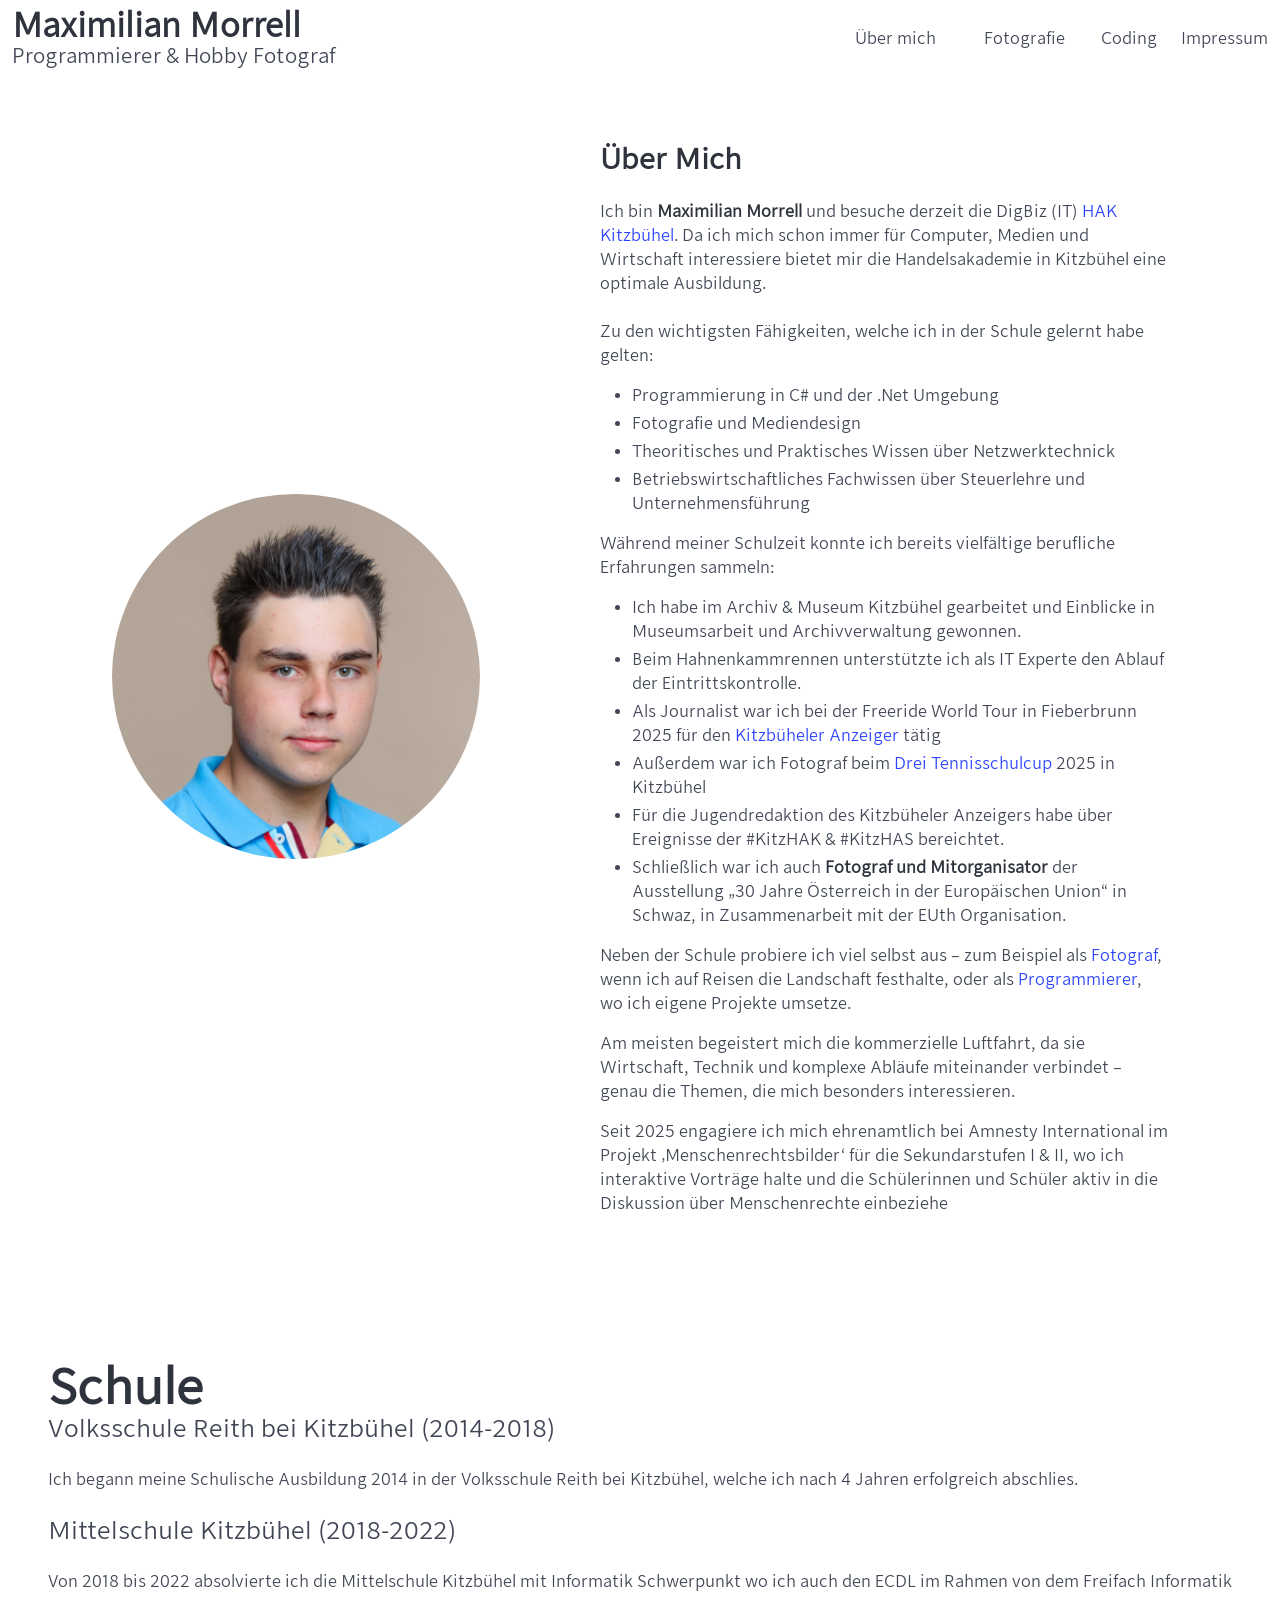
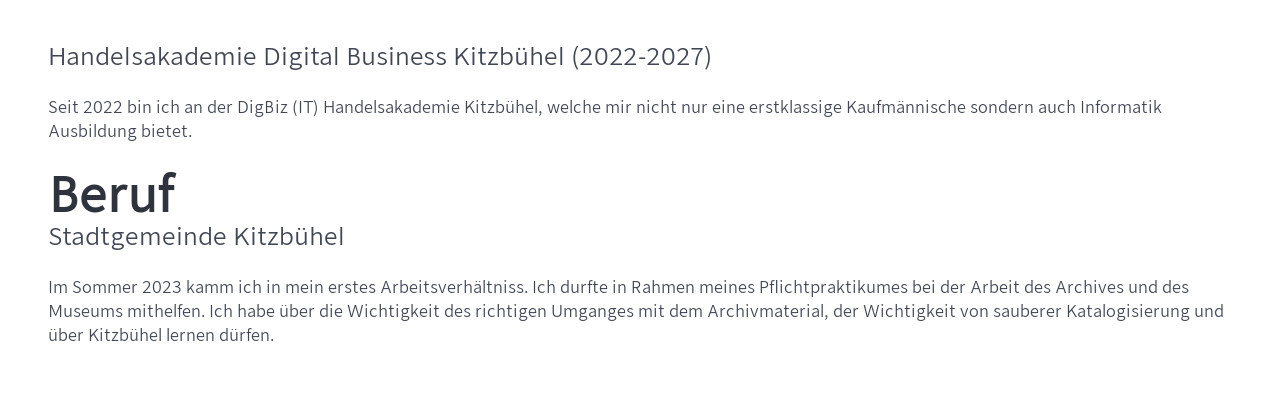
<file: index.html>
<!DOCTYPE html>
<html>

<head>
    <meta charset="utf-8">
    <meta name="viewport" content="width=device-width, initial-scale=1">
    <title>Maximilian Morrell: Über Mich</title>
    <link rel="stylesheet" href="CSS/bulma.min.css">
    <link rel="stylesheet" href="CSS/styles.css">
    <link rel="icon" type="image/png" href="favicon-32x32.png">
    <script src="menubar.js"></script>
</head>

<body>
    <header>
        <nav class="navbar is-fixed-top" role="navigation" aria-label="main navigation">
            <div class="navbar-brand">
                <a class="navbar-item" href="http://max.morrell.at">
                    <div class="block">
                        <h1 class="title">Maximilian Morrell</h1>
                        <h2 class="subtitle">Programmierer & Hobby Fotograf</h2>
                    </div>
                </a>


            </div>
            <a role="button" class="navbar-burger" aria-label="menu" aria-expanded="false"
                data-target="navbarBasicExample">
                <span aria-hidden="true"></span>
                <span aria-hidden="true"></span>
                <span aria-hidden="true"></span>
                <span aria-hidden="true"></span>
            </a>
            </div>
            <div id="navbarBasicExample" class="navbar-menu">
                <div class="navbar-end">
                    <div class="navbar-item has dropdown is-hoverable">
                        <a class="navbar-link is-arrowless" href="/">
                            Über mich
                        </a>
                        <div class="navbar-dropdown">
                            <a class="navbar-item" href="#Schule">
                                Schule
                            </a>
                            <a class="navbar-item">
                                Australien
                            </a>
                            <a class="navbar-item">
                                Kitzbühel
                            </a>
                            <a class="navbar-item">
                                Freeride World Tour
                            </a>
                        </div>
                    </div>


                    <div class="navbar-item has dropdown is-hoverable">
                        <a class="navbar-link is-arrowless" href="impressum/index.html">
                            Fotografie
                        </a>
                        <div class="navbar-dropdown">
                            <a class="navbar-item">
                                Flugzeuge
                            </a>
                            <a class="navbar-item">
                                Australien
                            </a>
                            <a class="navbar-item">
                                Kitzbühel
                            </a>
                            <a class="navbar-item">
                                Freeride World Tour
                            </a>
                        </div>
                    </div>
                    <a class="navbar-item">
                        Coding
                    </a>
                    <a class="navbar-item" href="impressum/">
                        Impressum
                    </a>
                </div>
        </nav>
    </header>
    <br>
    <br>
    <section class="section">
        <div class="container">
            <div class="columns is-vcentered">
                <!-- Profilbild -->
                <div class="column is-one-third has-text-centered m-6">
                    <figure class="image is-inline-block">
                        <img class="is-rounded" src="2IT_Morell_Maximilian.jpg" alt="Profilbild">
                    </figure>
                </div>
                <!-- Text -->
                <div class="column m-6">
                    <div class="content">
                        <h2 class="subtitle">Über Mich</h2>
                        <p>
                            Ich bin <strong>Maximilian Morrell</strong> und besuche derzeit die DigBiz (IT) <a
                                href="https://www.hak-kitz.eu">HAK Kitzbühel</a>. Da ich mich schon immer für Computer,
                            Medien und Wirtschaft interessiere bietet mir die Handelsakademie in Kitzbühel eine optimale
                            Ausbildung.
                            <br>
                            <br>
                            Zu den wichtigsten Fähigkeiten, welche ich in der Schule gelernt habe gelten:
                        <ul>
                            <li>
                                Programmierung in C# und der .Net Umgebung
                            </li>
                            <li>
                                Fotografie und Mediendesign
                            </li>
                            <li>
                                Theoritisches und Praktisches Wissen über Netzwerktechnick
                            </li>
                            <li>
                                Betriebswirtschaftliches Fachwissen über Steuerlehre und Unternehmensführung
                            </li>
                        </ul>
                        </p>
                        <p>
                            Während meiner Schulzeit konnte ich bereits vielfältige berufliche Erfahrungen sammeln:
                        <ul>
                            <li>
                                Ich habe im Archiv &amp; Museum Kitzbühel gearbeitet und Einblicke in
                                Museumsarbeit und Archivverwaltung gewonnen.
                            </li>
                            <li>
                                Beim Hahnenkammrennen unterstützte ich als IT Experte den Ablauf der
                                Eintrittskontrolle.
                            </li>
                            <li>
                                Als Journalist war ich bei der Freeride World Tour in Fieberbrunn 2025 für den <a
                                    href="https://www.kitzanzeiger.at/de/nadine-wallner-ich-bin-super-zufrieden.html">
                                    Kitzbüheler Anzeiger</a> tätig
                            </li>
                            <li>
                                Außerdem war ich Fotograf beim <a href="https://www.tennisschulcup.at/bilder/">Drei
                                    Tennisschulcup</a> 2025 in Kitzbühel
                            </li>
                            <li>
                                Für die Jugendredaktion des Kitzbüheler Anzeigers habe über Ereignisse der #KitzHAK &
                                #KitzHAS bereichtet.
                            </li>
                            <li>
                                Schließlich war ich auch <strong>Fotograf und Mitorganisator</strong> der Ausstellung
                                „30
                                Jahre Österreich in der Europäischen Union“ in Schwaz, in Zusammenarbeit mit der EUth
                                Organisation.
                            </li>
                        </ul>
                        </p>
                        <p>
                            Neben der Schule probiere ich viel selbst aus – zum Beispiel als <a href="">Fotograf</a>,
                            wenn ich auf Reisen die Landschaft festhalte, oder als <a href="">Programmierer</a>, wo ich
                            eigene Projekte umsetze.
                        </p>
                        <p>
                            Am meisten begeistert mich die kommerzielle Luftfahrt, da sie Wirtschaft, Technik und
                            komplexe Abläufe miteinander verbindet – genau die Themen, die mich besonders interessieren.
                        </p>
                        <p>
                            Seit 2025 engagiere ich mich ehrenamtlich bei Amnesty International im Projekt
                            ‚Menschenrechtsbilder‘ für die Sekundarstufen I & II, wo ich interaktive Vorträge halte und
                            die Schülerinnen und Schüler aktiv in die Diskussion über Menschenrechte einbeziehe
                        </p>
                    </div>
                </div>
            </div>
    </section>
    <section class="hero">
        <div class="hero-body">
            <h1 id="Schule" class="title is-size-1">Schule</h1>
            <p class="subtitle is-size-4">Volksschule Reith bei Kitzbühel (2014-2018)</p>
            <p class="">Ich begann meine Schulische Ausbildung 2014 in der Volksschule Reith bei Kitzbühel,
                welche ich nach 4 Jahren erfolgreich abschlies.</p>
            <br>
            <p class="subtitle is-size-4">Mittelschule Kitzbühel (2018-2022)</p>
            <p class="content">Von 2018 bis 2022 absolvierte ich die Mittelschule Kitzbühel mit Informatik Schwerpunkt wo ich auch den ECDL im Rahmen von dem Freifach Informatik</p>
            <br>
            <p class="subtitle is-size-4">Handelsakademie Digital Business Kitzbühel (2022-2027)</p>
            <p class="content">Seit 2022 bin ich an der DigBiz (IT) Handelsakademie Kitzbühel, welche mir nicht nur eine erstklassige Kaufmännische sondern auch Informatik Ausbildung bietet.</p>
            <h1 id="Beruf" class="title is-size-1">Beruf</h1>
            <p class="subtitle is-size-4">Stadtgemeinde Kitzbühel</p>
            <p class="content">Im Sommer 2023 kamm ich in mein erstes Arbeitsverhältniss. Ich durfte in Rahmen meines Pflichtpraktikumes bei der Arbeit des Archives und des Museums mithelfen. Ich habe über die Wichtigkeit des richtigen Umganges mit dem Archivmaterial, der Wichtigkeit von sauberer Katalogisierung und über Kitzbühel lernen dürfen.</p>
        </div>
    </section>
</body>

</html>
</file>
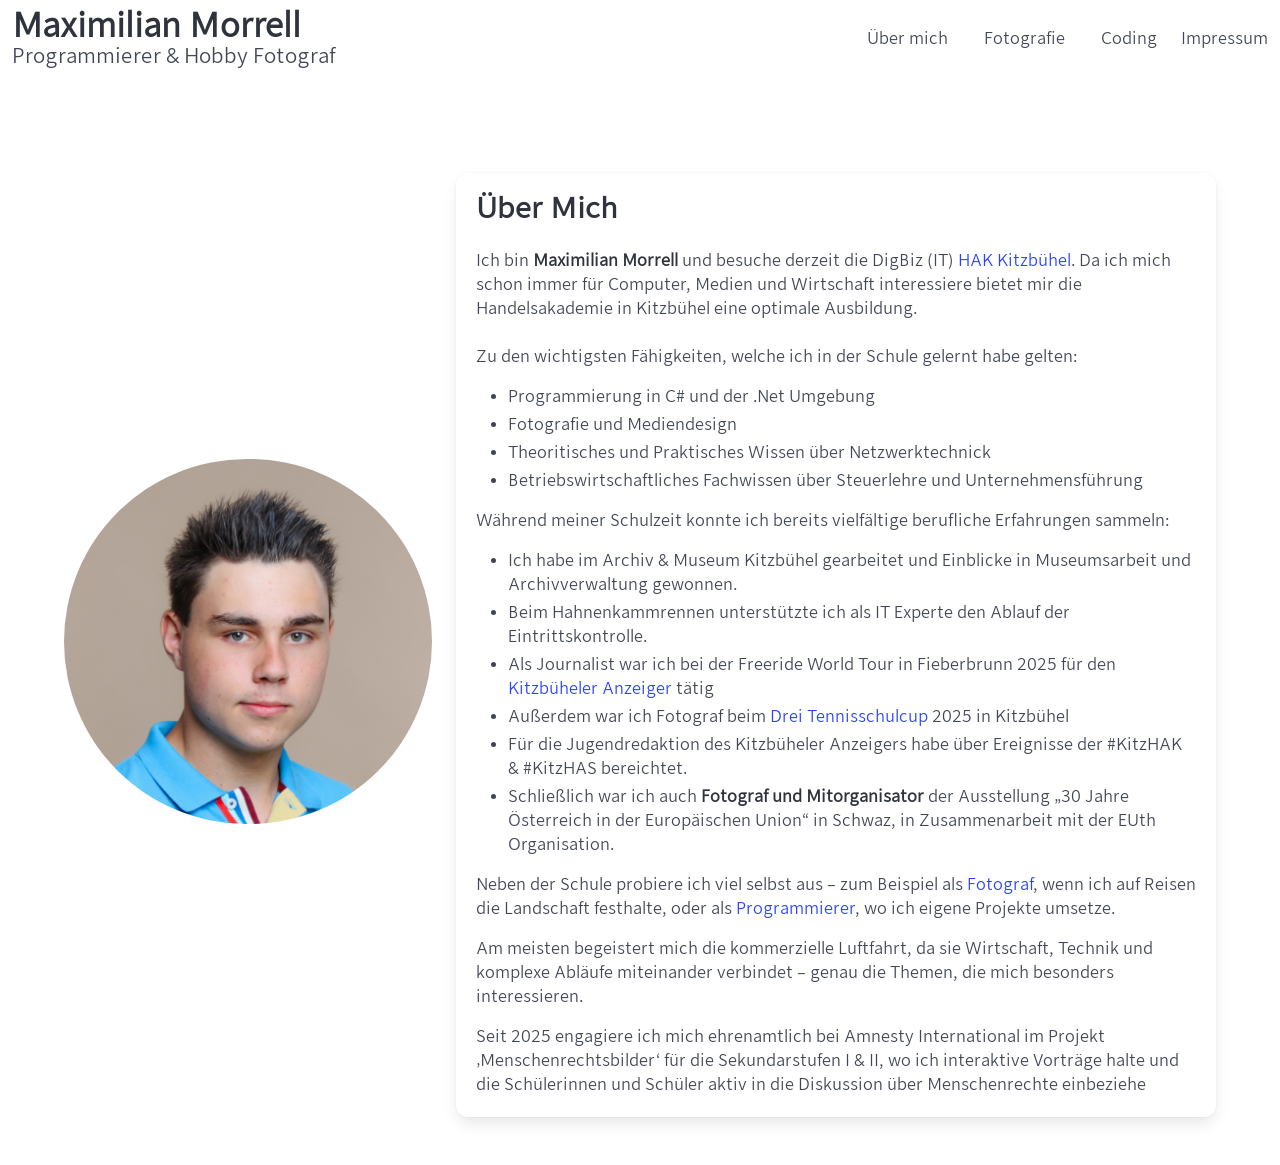
<file: html/index.html>
<!DOCTYPE html>
<html>

<head>
    <meta charset="utf-8">
    <meta name="viewport" content="width=device-width, initial-scale=1">
    <title>Maximilian Morrell: Über Mich</title>
    <link rel="stylesheet" href="../CSS/bulma.min.css">
    <link rel="stylesheet" href="../CSS/styles.css">
    <link rel="icon" type="image/png" href="../favicon-32x32.png">
</head>

<body>
    <header>
        <nav class="navbar" role="navigation" aria-label="main navigation">
            <div class="navbar-brand">
                <a class="navbar-item" href="http://max.morrell.at">
                    <div class="block">
                        <h1 class="title">Maximilian Morrell</h1>
                        <h2 class="subtitle">Programmierer & Hobby Fotograf</h2>
                    </div>
                </a>


            </div>

            <div id="navbarBasicExample" class="navbar-menu">
                <div class="navbar-end">
                    <a class="navbar-item" href="index.html">
                        Über mich
                    </a>

                    <div class="navbar-item has dropdown is-hoverable">
                        <a class="navbar-link is-arrowless" href="impressum/index.html">
                            Fotografie
                        </a>
                        <div class="navbar-dropdown">
                            <a class="navbar-item">
                                Flugzeuge
                            </a>
                            <a class="navbar-item">
                                Australien
                            </a>
                            <a class="navbar-item">
                                Kitzbühel
                            </a>
                            <a class="navbar-item">
                                Freeride World Tour
                            </a>
                        </div>
                    </div>
                    <a class="navbar-item">
                        Coding
                    </a>
                    <a class="navbar-item" href="impressum/index.html">
                        Impressum
                    </a>
                </div>
        </nav>
    </header>
    <br>
    <br>
    <section class="section">
        <div class="container">
            <div class="columns is-vcentered">
                <!-- Profilbild -->
                <div class="column is-one-third has-text-centered">
                    <figure class="image  is-inline-block">
                        <img class="is-rounded" src="../2IT_Morell_Maximilian.jpg" alt="Profilbild">
                    </figure>
                </div>
                <!-- Text -->
                <div class="column">
                    <div class="content box">
                        <h2 class="subtitle">Über Mich</h2>
                        <p>
                            Ich bin <strong>Maximilian Morrell</strong> und besuche derzeit die DigBiz (IT) <a
                                href="https://www.hak-kitz.eu">HAK Kitzbühel</a>. Da ich mich schon immer für Computer,
                            Medien und Wirtschaft interessiere bietet mir die Handelsakademie in Kitzbühel eine optimale
                            Ausbildung.
                            <br>
                            <br>
                            Zu den wichtigsten Fähigkeiten, welche ich in der Schule gelernt habe gelten:
                        <ul>
                            <li>
                                Programmierung in C# und der .Net Umgebung
                            </li>
                            <li>
                                Fotografie und Mediendesign
                            </li>
                            <li>
                                Theoritisches und Praktisches Wissen über Netzwerktechnick
                            </li>
                            <li>
                                Betriebswirtschaftliches Fachwissen über Steuerlehre und Unternehmensführung
                            </li>
                        </ul>
                        </p>
                        <p>
                            Während meiner Schulzeit konnte ich bereits vielfältige berufliche Erfahrungen sammeln:
                        <ul>
                            <li>
                                Ich habe im Archiv &amp; Museum Kitzbühel gearbeitet und Einblicke in
                                Museumsarbeit und Archivverwaltung gewonnen.
                            </li>
                            <li>
                                Beim Hahnenkammrennen unterstützte ich als IT Experte den Ablauf der
                                Eintrittskontrolle.
                            </li>
                            <li>
                                Als Journalist war ich bei der Freeride World Tour in Fieberbrunn 2025 für den <a
                                    href="https://www.kitzanzeiger.at/de/nadine-wallner-ich-bin-super-zufrieden.html">
                                    Kitzbüheler Anzeiger</a> tätig
                            </li>
                            <li>
                                Außerdem war ich Fotograf beim <a href="https://www.tennisschulcup.at/bilder/">Drei
                                    Tennisschulcup</a> 2025 in Kitzbühel
                            </li>
                            <li>
                                Für die Jugendredaktion des Kitzbüheler Anzeigers habe über Ereignisse der #KitzHAK &
                                #KitzHAS bereichtet.
                            </li>
                            <li>
                                Schließlich war ich auch <strong>Fotograf und Mitorganisator</strong> der Ausstellung
                                „30
                                Jahre Österreich in der Europäischen Union“ in Schwaz, in Zusammenarbeit mit der EUth
                                Organisation.
                            </li>
                        </ul>
                        </p>
                        <p>
                            Neben der Schule probiere ich viel selbst aus – zum Beispiel als <a href="">Fotograf</a>,
                            wenn ich auf Reisen die Landschaft festhalte, oder als <a href="">Programmierer</a>, wo ich
                            eigene Projekte umsetze.
                        </p>
                        <p>
                            Am meisten begeistert mich die kommerzielle Luftfahrt, da sie Wirtschaft, Technik und
                            komplexe Abläufe miteinander verbindet – genau die Themen, die mich besonders interessieren.
                        </p>
                        <p>
                            Seit 2025 engagiere ich mich ehrenamtlich bei Amnesty International im Projekt
                            ‚Menschenrechtsbilder‘ für die Sekundarstufen I & II, wo ich interaktive Vorträge halte und
                            die Schülerinnen und Schüler aktiv in die Diskussion über Menschenrechte einbeziehe
                        </p>
                    </div>
                </div>
            </div>
        </div>
    </section>
</body>

</html>
</file>
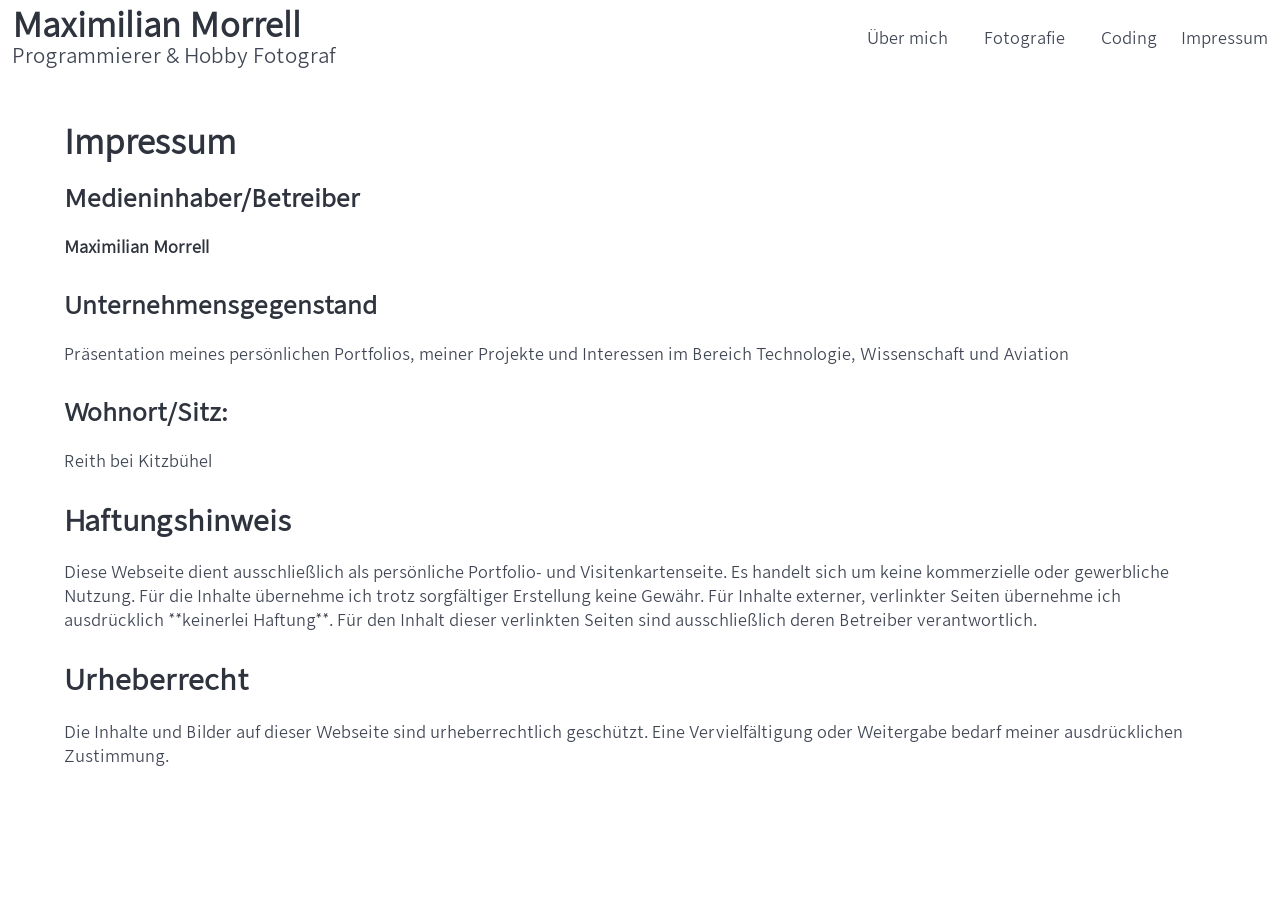
<file: impressum/index.html>
<!DOCTYPE html>
<html lang="de">

<head>
  <meta charset="utf-8">
  <meta name="viewport" content="width=device-width, initial-scale=1">
  <title>Hello Bulma!</title>
  <link rel="stylesheet" href="../CSS/bulma.min.css">
  <link rel="stylesheet" href="../CSS/styles.css">
  <link rel="icon" type="image/png" href="../favicon-32x32.png">
  <script src="../menubar.js"></script>
</head>

<body>
  <header>
    <nav class="navbar" role="navigation" aria-label="main navigation">
      <div class="navbar-brand">
        <a class="navbar-item" href="http://max.morrell.at">
          <div class="block">
            <h1 class="title">Maximilian Morrell</h1>
            <h2 class="subtitle">Programmierer & Hobby Fotograf</h2>
          </div>
        </a>


      </div>

      <a role="button" class="navbar-burger" aria-label="menu" aria-expanded="false" data-target="navbarBasicExample">
        <span aria-hidden="true"></span>
        <span aria-hidden="true"></span>
        <span aria-hidden="true"></span>
        <span aria-hidden="true"></span>
      </a>
      
      </div>
      <div id="navbarBasicExample" class="navbar-menu">
        <div class="navbar-end">
          <a class="navbar-item" href="../">
            Über mich
          </a>

          <div class="navbar-item has dropdown is-hoverable">
            <a class="navbar-link is-arrowless" href="impressum/index.html">
              Fotografie
            </a>
            <div class="navbar-dropdown">
              <a class="navbar-item">
                Flugzeuge
              </a>
              <a class="navbar-item">
                Australien
              </a>
              <a class="navbar-item">
                Kitzbühel
              </a>
              <a class="navbar-item">
                Freeride World Tour
              </a>
            </div>
          </div>
          <a class="navbar-item">
            Coding
          </a>
          <a class="navbar-item" href="impressum/">
            Impressum
          </a>
        </div>
    </nav>
  </header>

  <!-- Impressum Content -->
  <section class="section">
    <div class="container">
      <h1 class="title">Impressum</h1>
      <div class="content">
        <h3 class="subtitle">Medieninhaber/Betreiber</h3>
        <p>
          <strong>Maximilian Morrell</strong><br>
        </p>
        <h3 class="subtitle">Unternehmensgegenstand</h3>
        <p>
          Präsentation meines persönlichen Portfolios, meiner Projekte und Interessen im Bereich Technologie,
          Wissenschaft und Aviation
        </p>
        <h3 class="subtitle">Wohnort/Sitz:</h3>
        <p>
          Reith bei Kitzbühel
        </p>

        <h2 class="subtitle">Haftungshinweis</h2>
        <p>
          Diese Webseite dient ausschließlich als persönliche Portfolio- und Visitenkartenseite.
          Es handelt sich um keine kommerzielle oder gewerbliche Nutzung.
          Für die Inhalte übernehme ich trotz sorgfältiger Erstellung keine Gewähr.
          Für Inhalte externer, verlinkter Seiten übernehme ich ausdrücklich **keinerlei Haftung**.
          Für den Inhalt dieser verlinkten Seiten sind ausschließlich deren Betreiber verantwortlich.
        </p>

        <h2 class="subtitle">Urheberrecht</h2>
        <p>
          Die Inhalte und Bilder auf dieser Webseite sind urheberrechtlich geschützt.
          Eine Vervielfältigung oder Weitergabe bedarf meiner ausdrücklichen Zustimmung.
        </p>
      </div>
    </div>
  </section>
</body>

</html>
</file>
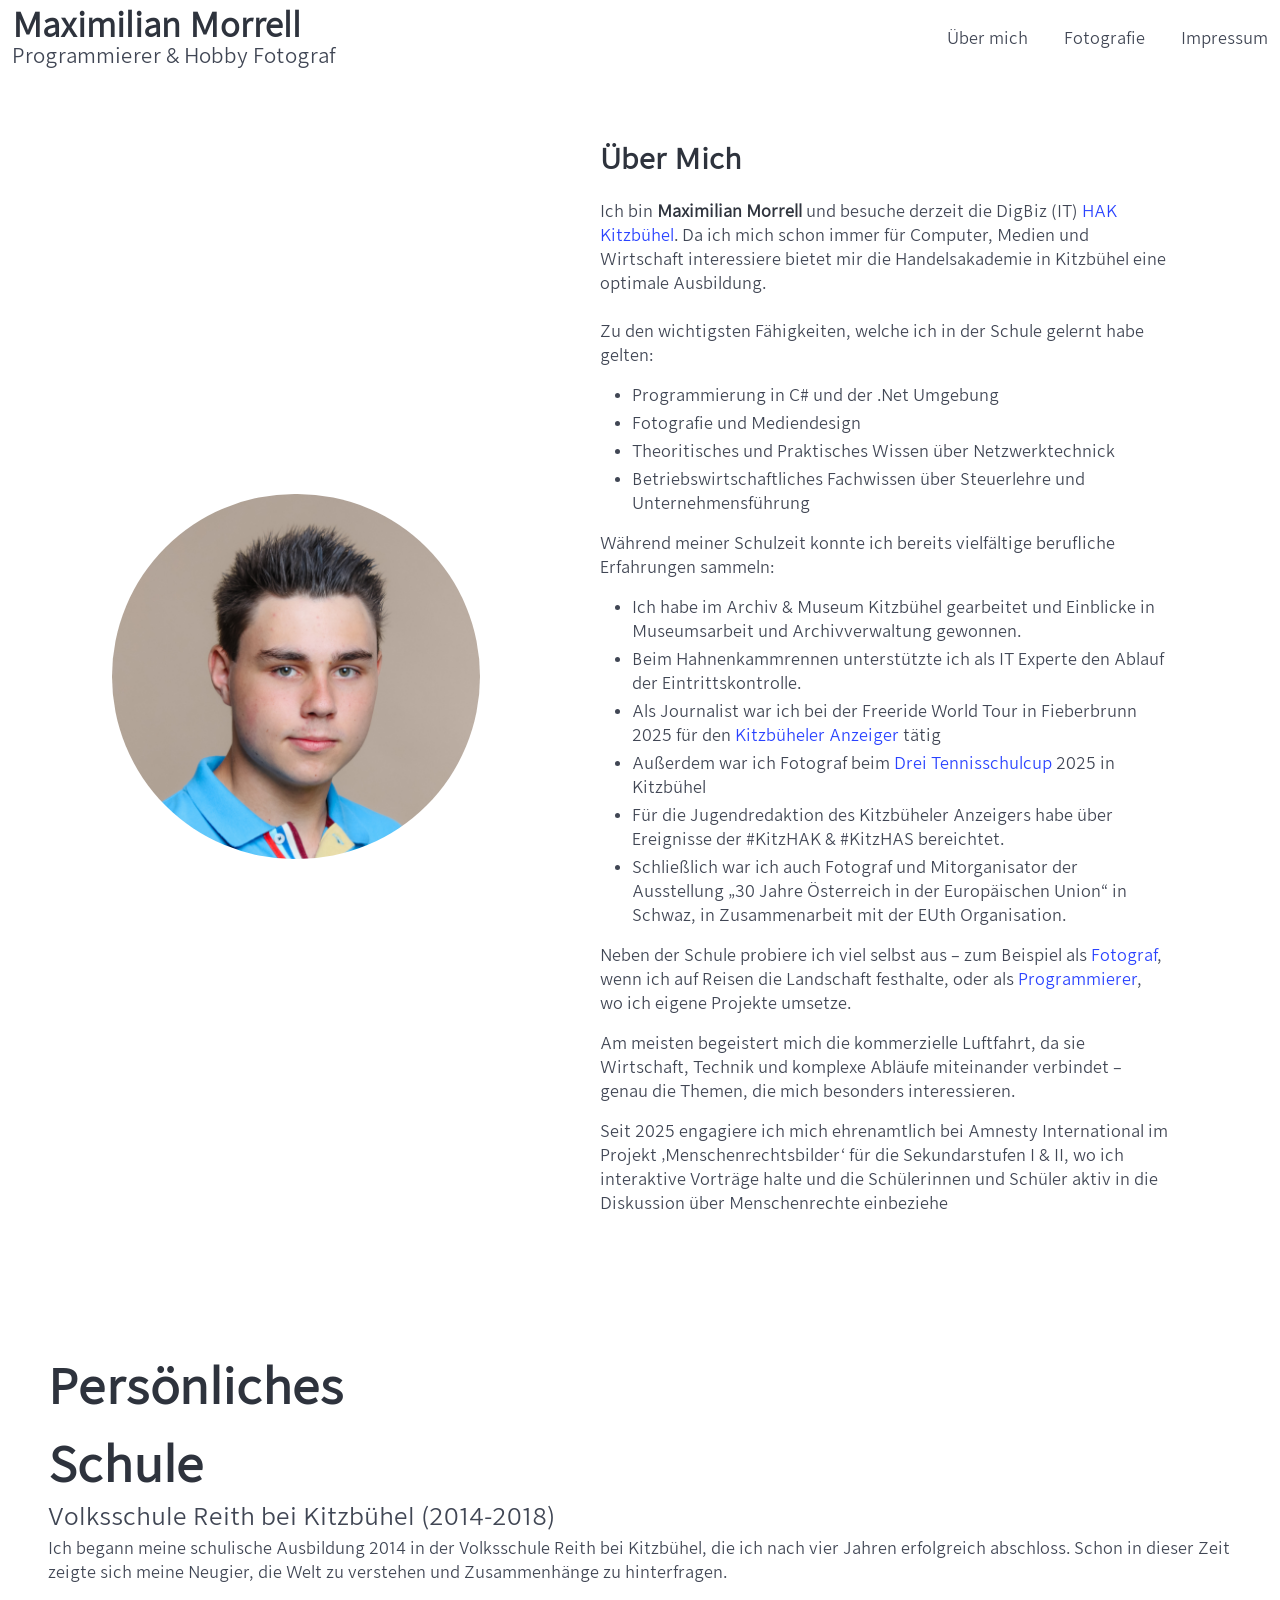
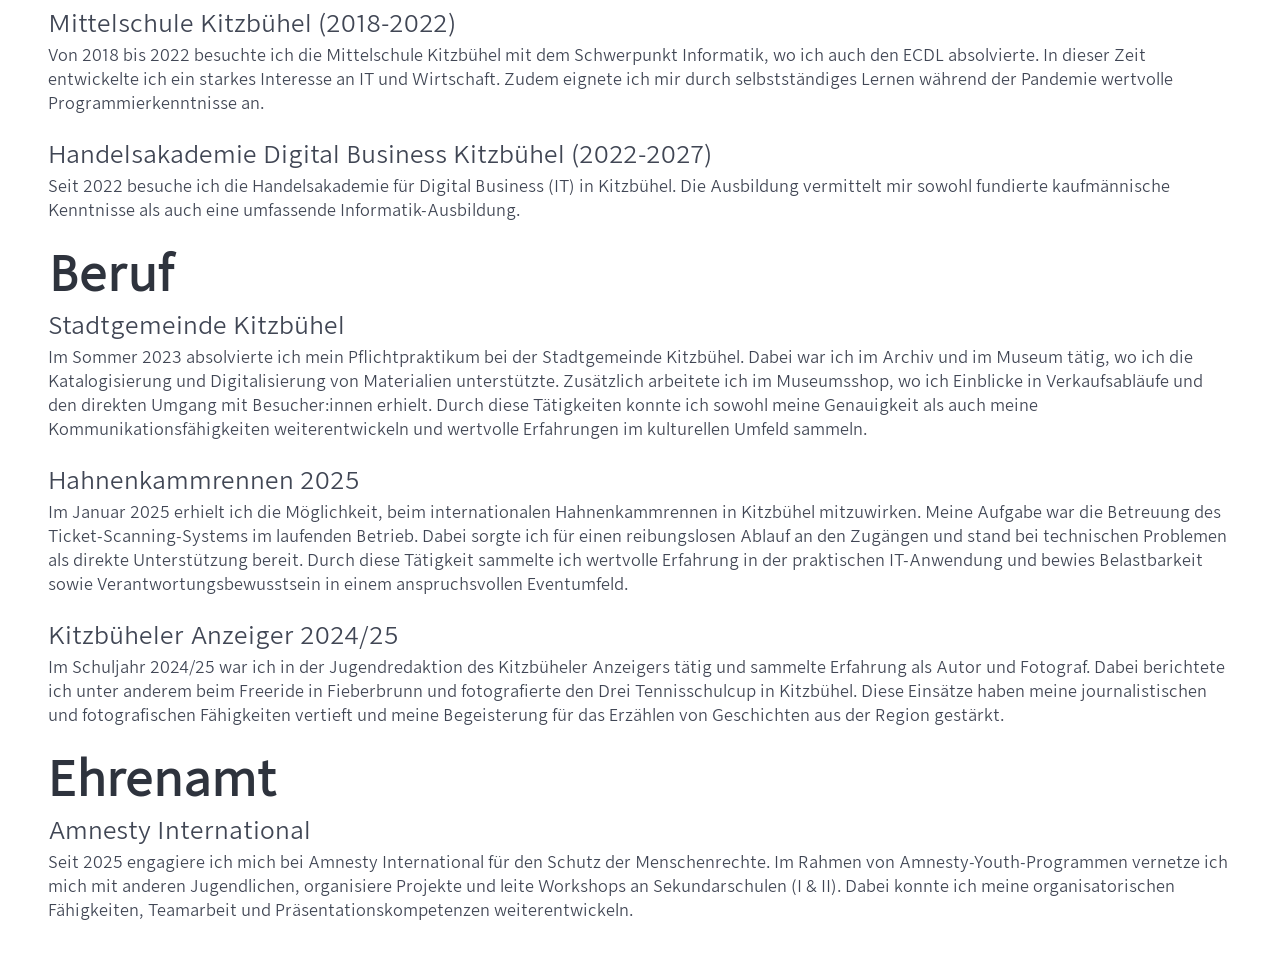
<file: src/index.html>
<!DOCTYPE html>
<html>

<head>
  <meta charset="utf-8">
  <meta name="viewport" content="width=device-width, initial-scale=1">
  <title>Maximilian Morrell: Über Mich</title>
  <link rel="stylesheet" href="CSS/bulma.min.css">
  <link rel="stylesheet" href="CSS/styles.css">
  <link rel="icon" type="image/png" href="images/favicon-32x32.png">
  <script src="js/menubar.js"></script>
</head>

<body>
  <header>
    <nav class="navbar is-fixed-top" role="navigation" aria-label="main navigation">
      <div class="navbar-brand">
        <a class="navbar-item" href="/">
          <div class="block">
            <h1 class="title">Maximilian Morrell</h1>
            <h2 class="subtitle">Programmierer & Hobby Fotograf</h2>
          </div>
        </a>


      </div>

      <a role="button" class="navbar-burger" aria-label="menu" aria-expanded="false" data-target="navbarBasicExample">
        <span aria-hidden="true"></span>
        <span aria-hidden="true"></span>
        <span aria-hidden="true"></span>
        <span aria-hidden="true"></span>
      </a>

      </div>
      <div id="navbarBasicExample" class="navbar-menu">
        <div class="navbar-end">
          <a class="navbar-item" href="./">
            Über mich
          </a>

          <div class="navbar-item has dropdown is-hoverable">
            <a class="navbar-link is-arrowless" href="./fotografie">
              Fotografie
            </a>
            <div class="navbar-dropdown">
              <a class="navbar-item" href="./fotografie#Australien">
                Australien
              </a>
              <a class="navbar-item" href="./fotografie#Sydney">
                - Sydney
              </a>
              <a class="navbar-item" href="./fotografie#Canberra">
                - Canberra
              </a>
              <a class="navbar-item" href="./fotografie#Gerroa">
                - Gerroa
              </a>

              <hr class="navbar-divider">
              <a class="navbar-item" href="./fotografie#Osterreich">
                Österreich
              </a>
              <a class="navbar-item" href="./fotografie#Wien">
                - Wien
              </a>
              <a class="navbar-item" href="./fotografie#Attersee">
                - Attersee
              </a>
            </div>
          </div>
          <a class="navbar-item" href="./impressum">
            Impressum
          </a>
        </div>
    </nav>
  </header>

  <br>
  <br>
  <section class="section">
    <div class="container">
      <div class="columns is-vcentered">
        <!-- Profilbild -->
        <div class="column is-one-third has-text-centered m-6">
          <figure class="image is-inline-block">
            <img class="is-rounded" src="images/2IT_Morell_Maximilian.jpg" alt="Profilbild">
          </figure>
        </div>
        <!-- Text -->
        <div class="column m-6">
          <div class="content">
            <h2 class="subtitle">Über Mich</h2>
            <p>
              Ich bin <strong>Maximilian Morrell</strong> und besuche derzeit die DigBiz (IT) <a
                href="https://www.hak-kitz.eu">HAK Kitzbühel</a>. Da ich mich schon immer für Computer,
              Medien und Wirtschaft interessiere bietet mir die Handelsakademie in Kitzbühel eine optimale
              Ausbildung.
              <br>
              <br>
              Zu den wichtigsten Fähigkeiten, welche ich in der Schule gelernt habe gelten:
            <ul>
              <li>
                Programmierung in C# und der .Net Umgebung
              </li>
              <li>
                Fotografie und Mediendesign
              </li>
              <li>
                Theoritisches und Praktisches Wissen über Netzwerktechnick
              </li>
              <li>
                Betriebswirtschaftliches Fachwissen über Steuerlehre und Unternehmensführung
              </li>
            </ul>
            </p>
            <p>
              Während meiner Schulzeit konnte ich bereits vielfältige berufliche Erfahrungen sammeln:
            <ul>
              <li>
                Ich habe im Archiv &amp; Museum Kitzbühel gearbeitet und Einblicke in
                Museumsarbeit und Archivverwaltung gewonnen.
              </li>
              <li>
                Beim Hahnenkammrennen unterstützte ich als IT Experte den Ablauf der
                Eintrittskontrolle.
              </li>
              <li>
                Als Journalist war ich bei der Freeride World Tour in Fieberbrunn 2025 für den <a
                  href="https://www.kitzanzeiger.at/de/nadine-wallner-ich-bin-super-zufrieden.html">
                  Kitzbüheler Anzeiger</a> tätig
              </li>
              <li>
                Außerdem war ich Fotograf beim <a href="https://www.tennisschulcup.at/bilder/">Drei
                  Tennisschulcup</a> 2025 in Kitzbühel
              </li>
              <li>
                Für die Jugendredaktion des Kitzbüheler Anzeigers habe über Ereignisse der #KitzHAK &
                #KitzHAS bereichtet.
              </li>
              <li>
                Schließlich war ich auch Fotograf und Mitorganisator der Ausstellung
                „30
                Jahre Österreich in der Europäischen Union“ in Schwaz, in Zusammenarbeit mit der EUth
                Organisation.
              </li>
            </ul>
            </p>
            <p>
              Neben der Schule probiere ich viel selbst aus – zum Beispiel als <a href="">Fotograf</a>,
              wenn ich auf Reisen die Landschaft festhalte, oder als <a href="">Programmierer</a>, wo ich
              eigene Projekte umsetze.
            </p>
            <p>
              Am meisten begeistert mich die kommerzielle Luftfahrt, da sie Wirtschaft, Technik und
              komplexe Abläufe miteinander verbindet – genau die Themen, die mich besonders interessieren.
            </p>
            <p>
              Seit 2025 engagiere ich mich ehrenamtlich bei Amnesty International im Projekt
              ‚Menschenrechtsbilder‘ für die Sekundarstufen I & II, wo ich interaktive Vorträge halte und
              die Schülerinnen und Schüler aktiv in die Diskussion über Menschenrechte einbeziehe
            </p>
          </div>
        </div>
      </div>
  </section>
  <section class="hero">
    <div class="hero-body">

      <h1 id="Personlich" class="title is-size-1">Persönliches</h1>

      <h1 id="Schule" class="title is-size-1" style="margin-bottom: 10px;">Schule</h1>

      <p class="subtitle is-size-4" style="margin-bottom: 5px;">Volksschule Reith bei Kitzbühel (2014-2018)</p>
      <p class="content">Ich begann meine schulische Ausbildung 2014 in der Volksschule Reith bei Kitzbühel, die
        ich nach vier Jahren erfolgreich abschloss. Schon in dieser Zeit zeigte sich meine Neugier, die Welt zu
        verstehen und Zusammenhänge zu hinterfragen.</p>

      <p class="subtitle is-size-4" style="margin-bottom: 5px;">Mittelschule Kitzbühel (2018-2022)</p>
      <p class="content">Von 2018 bis 2022 besuchte ich die Mittelschule Kitzbühel mit dem Schwerpunkt Informatik,
        wo ich auch den ECDL absolvierte. In dieser Zeit entwickelte ich ein starkes Interesse an IT und Wirtschaft.
        Zudem eignete ich mir durch selbstständiges Lernen während der Pandemie wertvolle Programmierkenntnisse an.</p>

      <p class="subtitle is-size-4" style="margin-bottom: 5px;">Handelsakademie Digital Business Kitzbühel (2022-2027)
      </p>
      <p class="content">Seit 2022 besuche ich die Handelsakademie für Digital Business (IT) in Kitzbühel. Die
        Ausbildung vermittelt mir sowohl fundierte kaufmännische Kenntnisse als auch eine umfassende
        Informatik-Ausbildung.</p>

      <h1 id="Beruf" class="title is-size-1" style="margin-bottom: 10px;">Beruf</h1>

      <p class="subtitle is-size-4" style="margin-bottom: 5px;">Stadtgemeinde Kitzbühel</p>
      <p class="content">Im Sommer 2023 absolvierte ich mein Pflichtpraktikum bei der Stadtgemeinde Kitzbühel. Dabei war
        ich im Archiv und im Museum tätig, wo ich die Katalogisierung und Digitalisierung von Materialien unterstützte.
        Zusätzlich arbeitete ich im Museumsshop, wo ich Einblicke in Verkaufsabläufe und den direkten Umgang mit
        Besucher:innen erhielt. Durch diese Tätigkeiten konnte ich sowohl meine Genauigkeit als auch meine
        Kommunikationsfähigkeiten weiterentwickeln und wertvolle Erfahrungen im kulturellen Umfeld sammeln.</p>

      <p class="subtitle is-size-4" style="margin-bottom: 5px;">Hahnenkammrennen 2025</p>
      <p class="content">Im Januar 2025 erhielt ich die Möglichkeit, beim internationalen Hahnenkammrennen in Kitzbühel
        mitzuwirken. Meine Aufgabe war die Betreuung des Ticket-Scanning-Systems im laufenden Betrieb. Dabei sorgte ich
        für einen reibungslosen Ablauf an den Zugängen und stand bei technischen Problemen als direkte Unterstützung
        bereit. Durch diese Tätigkeit sammelte ich wertvolle Erfahrung in der praktischen IT-Anwendung und bewies
        Belastbarkeit sowie Verantwortungsbewusstsein in einem anspruchsvollen Eventumfeld.</p>

      <p class="subtitle is-size-4" style="margin-bottom: 5px;">Kitzbüheler Anzeiger 2024/25</p>
      <p class="content">Im Schuljahr 2024/25 war ich in der Jugendredaktion des Kitzbüheler Anzeigers tätig und
        sammelte Erfahrung als Autor und Fotograf. Dabei berichtete ich unter anderem beim Freeride in Fieberbrunn und
        fotografierte den Drei Tennisschulcup in Kitzbühel. Diese Einsätze haben meine journalistischen und
        fotografischen Fähigkeiten vertieft und meine Begeisterung für das Erzählen von Geschichten aus der Region
        gestärkt.</p>

      <h1 id="Ehrenamt" class="title is-size-1" style="margin-bottom: 10px;">Ehrenamt</h1>

      <p class="subtitle is-size-4" style="margin-bottom: 5px;">Amnesty International</p>
      <p class="content">Seit 2025 engagiere ich mich bei Amnesty International für den Schutz der Menschenrechte. Im
        Rahmen von Amnesty-Youth-Programmen vernetze ich mich mit anderen Jugendlichen, organisiere Projekte und leite
        Workshops an Sekundarschulen (I & II). Dabei konnte ich meine organisatorischen Fähigkeiten, Teamarbeit und
        Präsentationskompetenzen weiterentwickeln.</p>
    </div>

  </section>
</body>

</html>
</file>
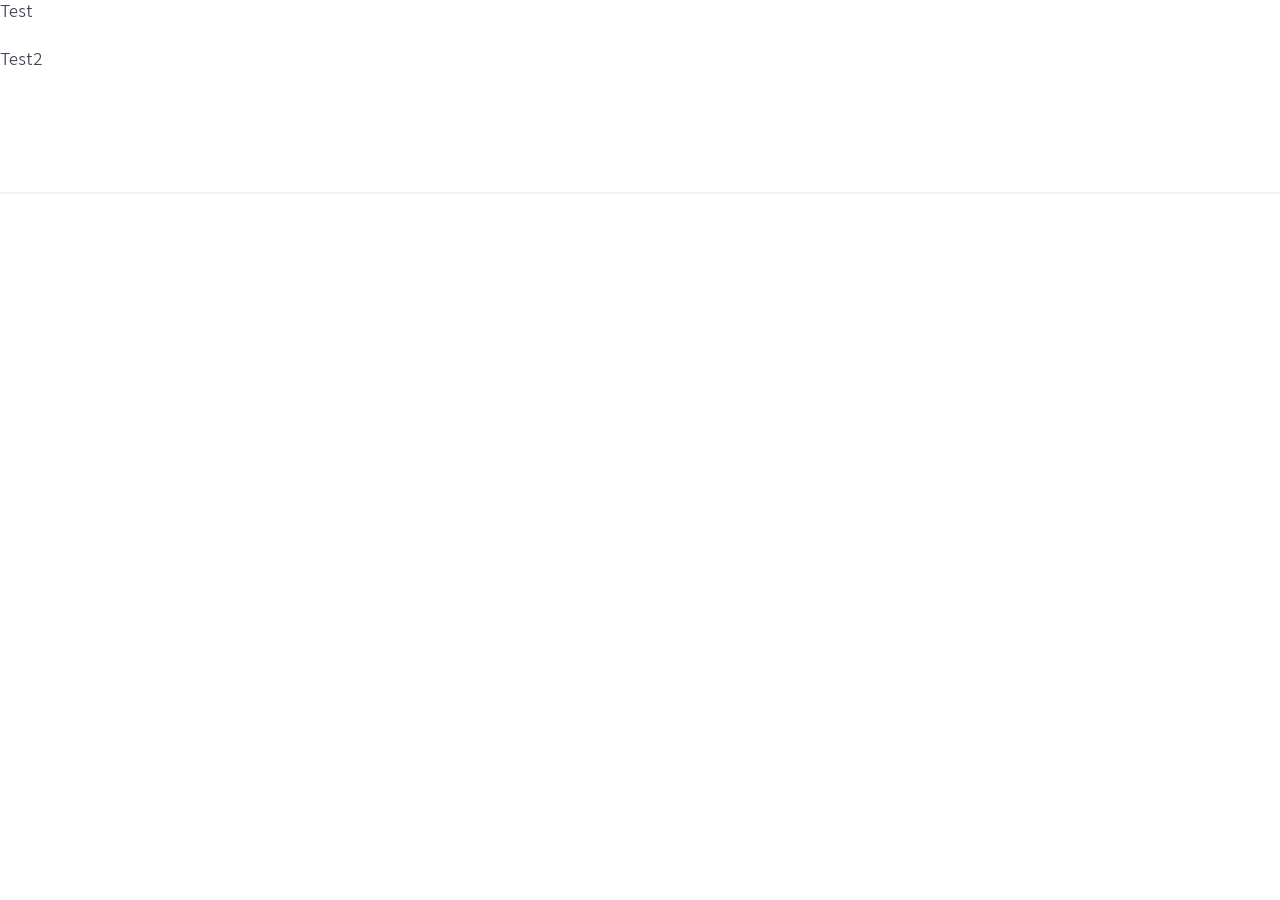
<file: src/countdown/index.html>
<!DOCTYPE html>
<html lang="de">
<head>
  <meta charset="utf-8">
  <meta name="viewport" content="width=device-width, initial-scale=1, viewport-fit=cover">
  <title>Maximilian Morrell – Countdowns</title>
  <link rel="icon" type="image/png" href="https://max.morrell.at/images/favicon-32x32.png">

  <link rel="stylesheet" href="../CSS/bulma.min.css">
  <link rel="stylesheet" href="../CSS/styles.css">

  <script src="../js/countdown.js" defer></script>
</head>

<body>
  <header class="header">
    <p class="clock" id="clock">Test</p>
    <br>
    <p class="clock" id="nextEvent">Test2</p>
  </header>
  <div id="cd-container">
    <section class="section" id="countdown-container"></section>
    <hr id="Seperator-Old-Countown" class="bd-hr">
    <section class="section" id="old-countdown-container"></section>
  </div>
</body>
</html>
</file>
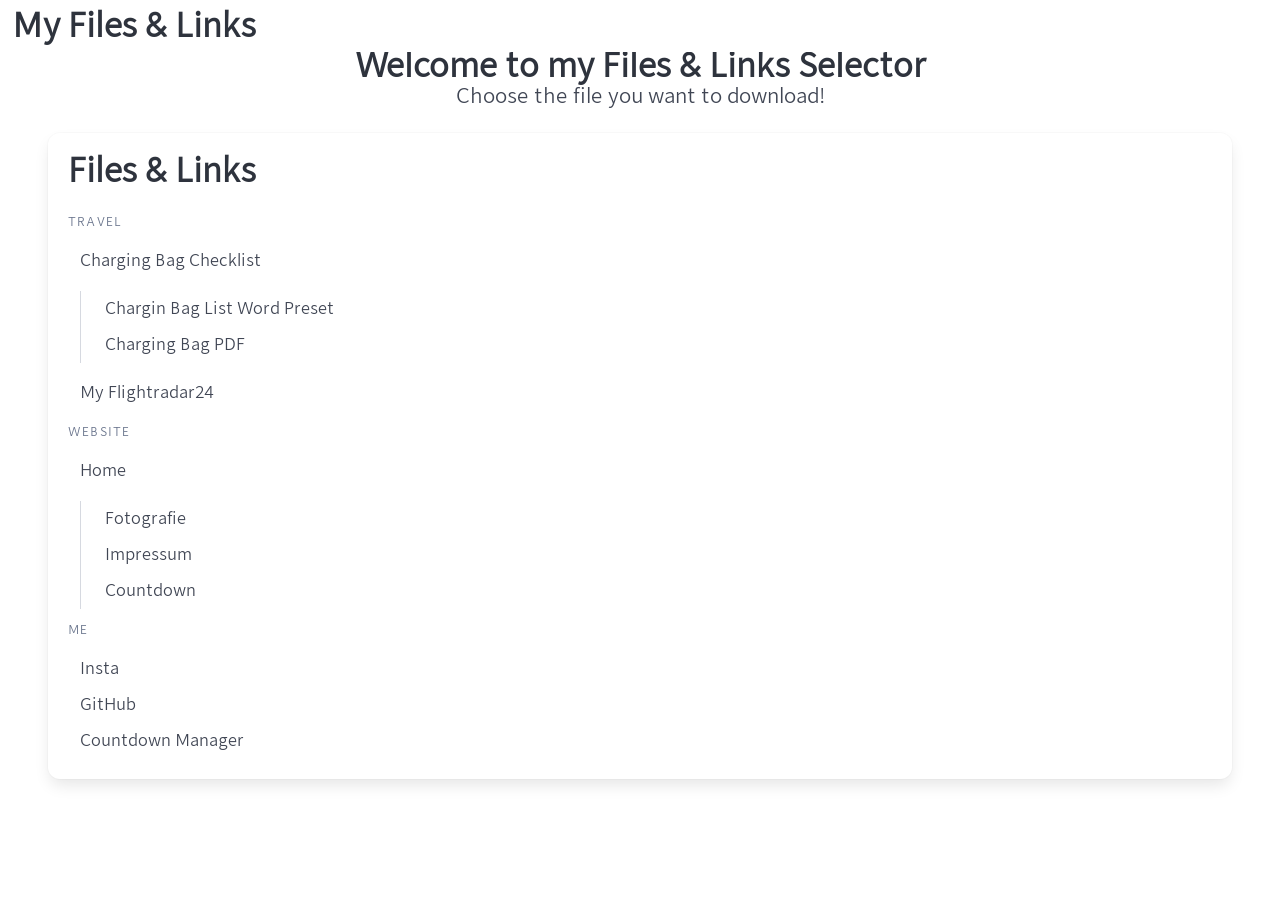
<file: src/Files/index.html>
<!DOCTYPE html>
<html>

<head>
  <meta charset="utf-8">
  <meta name="viewport" content="width=device-width, initial-scale=1">
  <title>Max Morrell: Files</title>
  <link rel="stylesheet" href="..//CSS/bulma.min.css">
  <link rel="stylesheet" href="..//CSS/styles.css">
  <link rel="icon" type="image/png" href="..//images/favicon-32x32.png">
</head>

<body>
  <!-- Navbar -->
  <header>
    <nav class="navbar is-fixed-top" role="navigation" aria-label="main navigation">
      <div class="navbar-brand">
        <a class="navbar-item" href="/">
          <h1 class="title">My Files & Links</h1>
        </a>
      </div>
    </nav>
  </header>

  <!-- Main content -->
  <section class="section">
    <div class="container has-text-centered">
      <h2 class="title">Welcome to my Files & Links Selector</h2>
      <p class="subtitle">Choose the file you want to download!</p>
    </div>
    <br>
    <div class="box">
      <h1 class="title">Files & Links</h1>
      <aside class="menu">
        <p class="menu-label">Travel</p>
        <ul class="menu-list">
          <li>
            <a>Charging Bag Checklist</a>
            <ul>
              <li><a href="travel/Charging_Bag_Checklist.dotx" download>Chargin Bag List Word Preset</a></li>
              <li><a href="travel/Charging_Bag_Checklist.pdf">Charging Bag PDF</a></li>
            </ul>
          </li>
          <li><a href="https://my.flightradar24.com/Morlol" target="_blank">My Flightradar24</a></li>
        </ul>
        <p class="menu-label">Website</p>
        <ul class="menu-list">
          <li>
            <a href="https://max.morrell.at" target="_blank">Home</a>
            <ul>
              <li><a href="https://max.morrell.at/fotografie" target="_blank">Fotografie</a></li>
              <li><a href="https://max.morrell.at/impressum" target="_blank">Impressum</a></li>
              <li><a href="https://max.morrell.at/cd" target="_blank">Countdown</a></li>
            </ul>
          </li>
        </ul>
        <p class="menu-label">Me</p>
        <ul class="menu-list">
          <li>
            <a href="https://instagram.com/Morlol.cc" target="_blank">Insta</a>
            <a href="https://github.com/Maximilian-Morrell" target="_blank">GitHub</a>
            <a href="https://max.morrell.at/countdown-manager/publish.htm" target="_blank">Countdown Manager</a>
          </li>
        </ul>
      </aside>
    </div>
  </section>

</body>

</html>
</file>
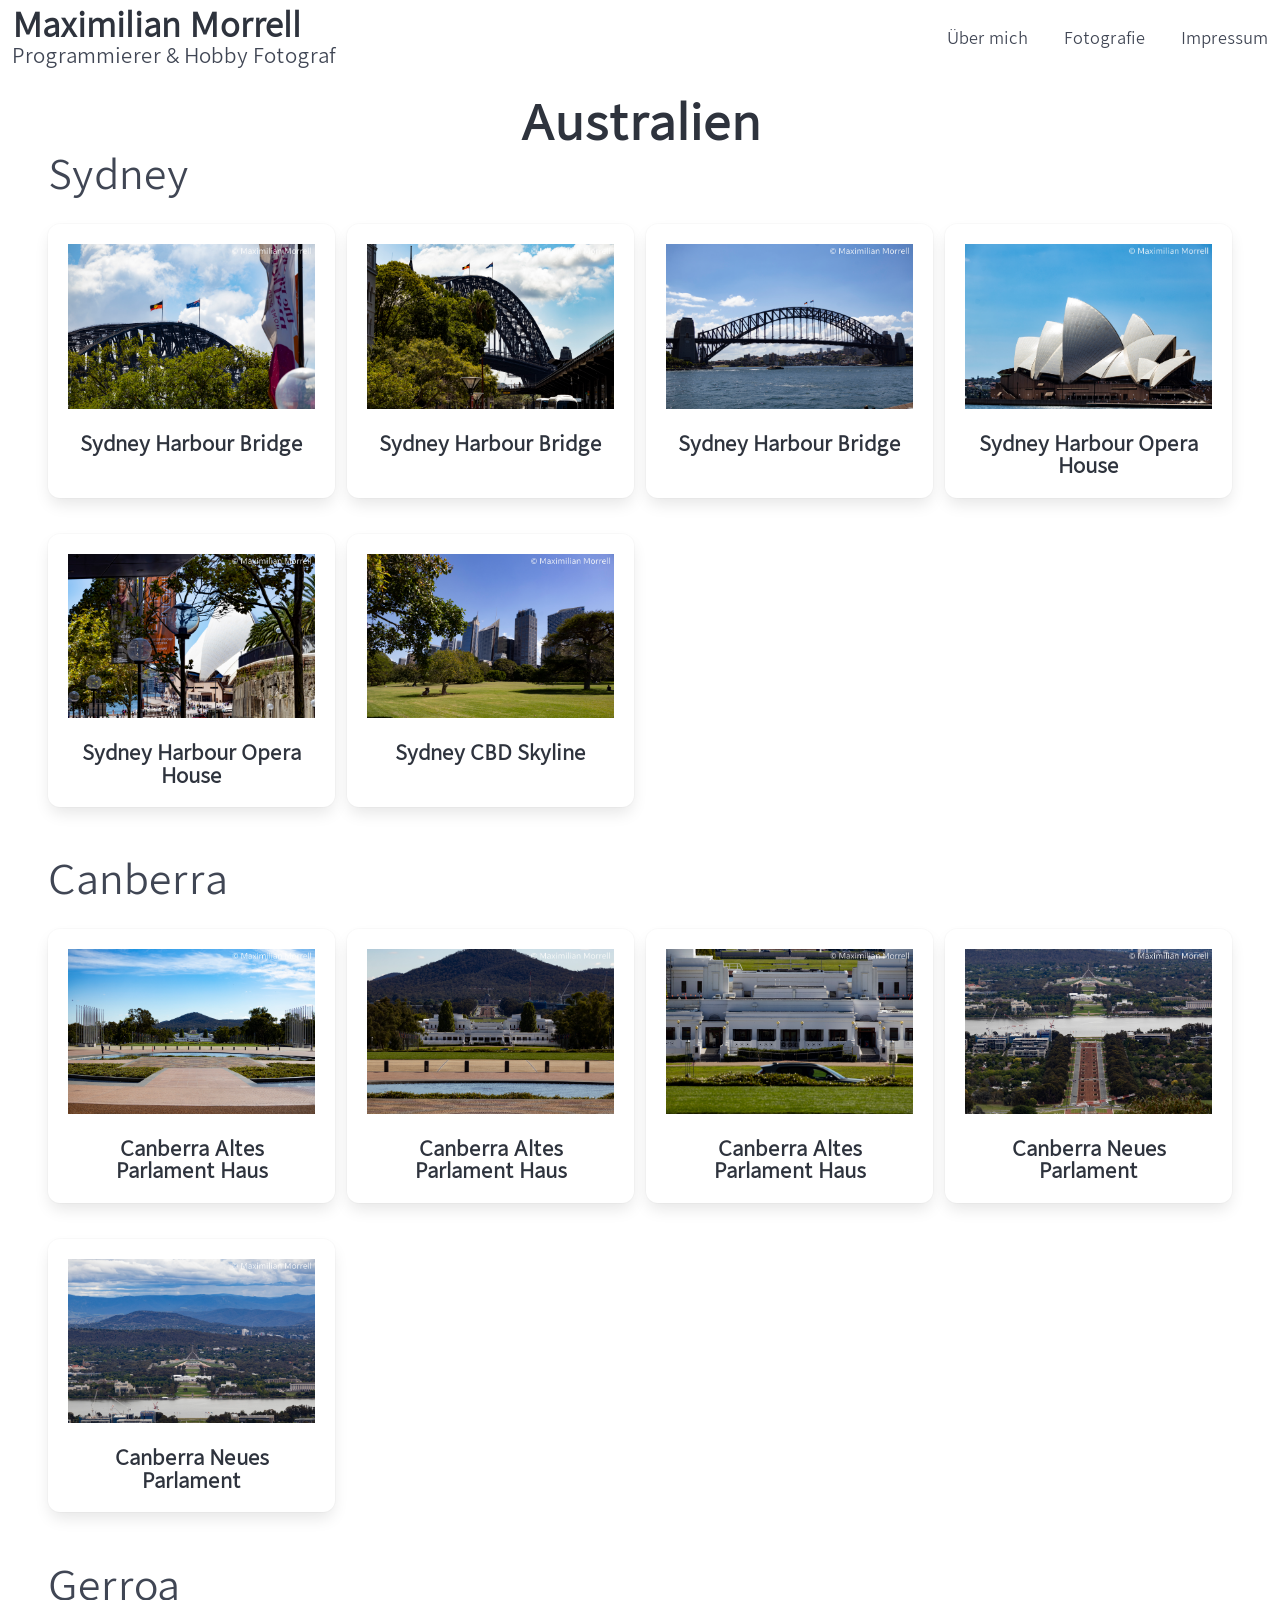
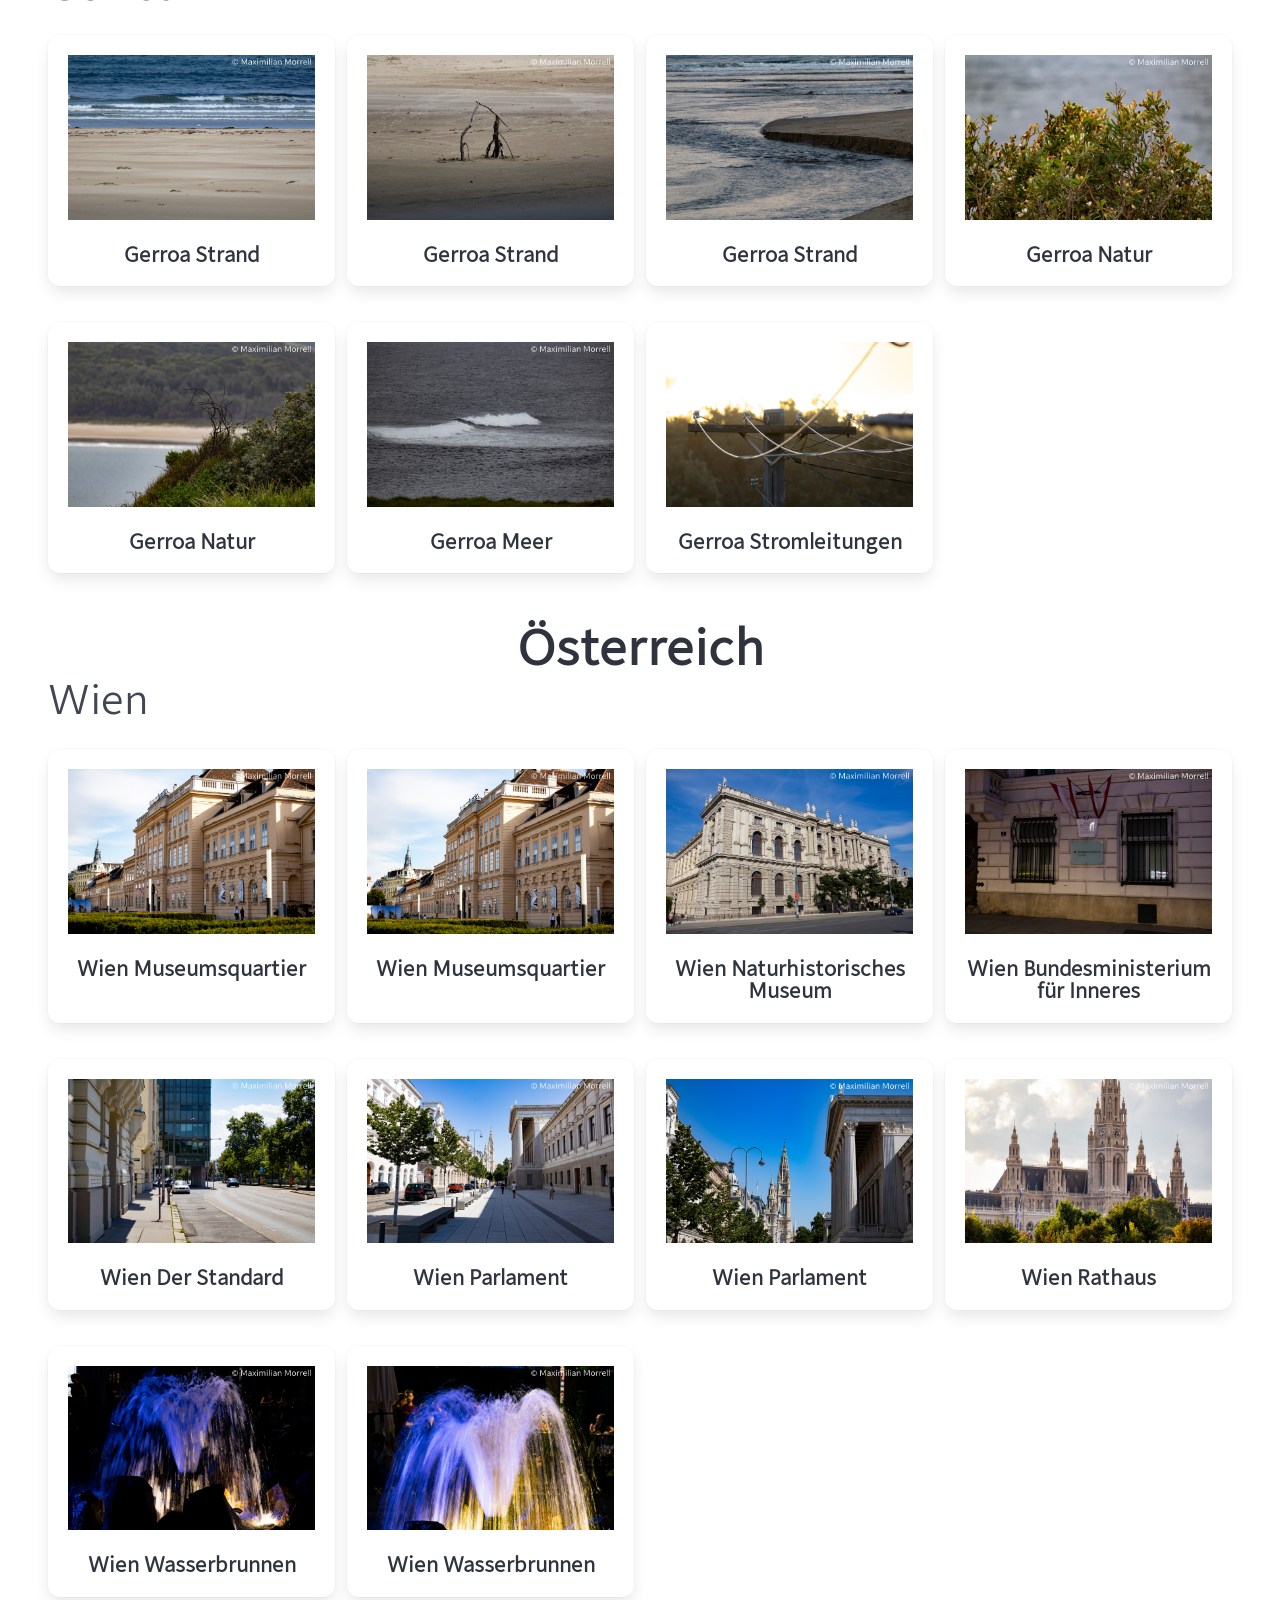
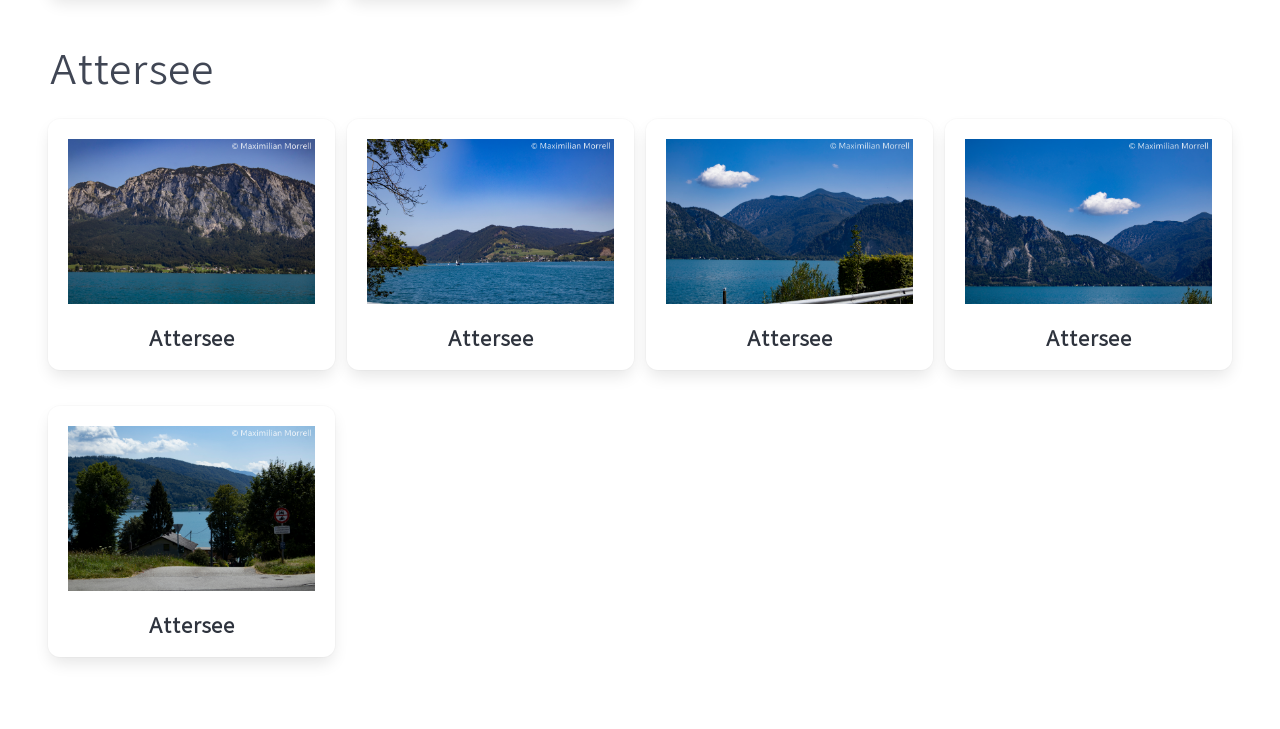
<file: src/fotografie/index.html>
<!DOCTYPE html>
<html lang="de">

<head>
  <meta charset="utf-8">
  <meta name="viewport" content="width=device-width, initial-scale=1">
  <title>Maximilian Morrell: Fotografie</title>
  <link rel="stylesheet" href="../CSS/bulma.min.css">
  <link rel="stylesheet" href="../CSS/styles.css">
  <link rel="icon" type="image/png" href="../images/favicon-32x32.png">
  <script src="../js/menubar.js"></script>
</head>

<body>
  <header>
    <nav class="navbar is-fixed-top" role="navigation" aria-label="main navigation">
      <div class="navbar-brand">
        <a class="navbar-item" href="/">
          <div class="block">
            <h1 class="title">Maximilian Morrell</h1>
            <h2 class="subtitle">Programmierer & Hobby Fotograf</h2>
          </div>
        </a>


      </div>

      <a role="button" class="navbar-burger" aria-label="menu" aria-expanded="false" data-target="navbarBasicExample">
        <span aria-hidden="true"></span>
        <span aria-hidden="true"></span>
        <span aria-hidden="true"></span>
        <span aria-hidden="true"></span>
      </a>

      </div>
      <div id="navbarBasicExample" class="navbar-menu">
        <div class="navbar-end">
          <a class="navbar-item" href="../">
            Über mich
          </a>

          <div class="navbar-item has dropdown is-hoverable">
            <a class="navbar-link is-arrowless" href="./">
              Fotografie
            </a>
            <div class="navbar-dropdown">
              <a class="navbar-item" href="./#Australien">
                Australien
              </a>
              <a class="navbar-item" href="./#Sydney">
                - Sydney
              </a>
              <a class="navbar-item" href="./#Canberra">
                - Canberra
              </a>
              <a class="navbar-item" href="./#Gerroa">
                - Gerroa
              </a>

              <hr class="navbar-divider">
              <a class="navbar-item" href="./#Osterreich">
                Österreich
              </a>
              <a class="navbar-item" href="./#Wien">
                - Wien
              </a>
              <a class="navbar-item" href="./#Attersee">
                - Attersee
              </a>
            </div>
          </div>
          <a class="navbar-item" href="../impressum">
            Impressum
          </a>
        </div>
    </nav>
  </header>

  <br>
  <br>
  <section class="hero">
    <div class="hero-body">
      <h1 id="Australien" class="title is-size-1 has-text-centered">Australien</h1>

      <p id="Sydney" class="subtitle is-size-2">Sydney</p>
      <div class="fixed-grid has-4-cols">
        <div class="grid">

          <div class="box">
            <figure class="image">
              <img src="../images/australien/AUS_25_Sydney_HarbourBridge-21.jpg">
            </figure>
            <br>
            <h1 class="title is-size-5 has-text-centered">Sydney Harbour Bridge</h1>
          </div>

          <div class="box">
            <figure class="image">
              <img src="../images/australien/AUS_25_Sydney_HarbourBridge-23.jpg">
            </figure>
            <br>
            <h1 class="title is-size-5 has-text-centered">Sydney Harbour Bridge</h1>
          </div>

          <div class="box">
            <figure class="image">
              <img src="../images/australien/AUS_25_Sydney_HarbourBridge-33.jpg">
            </figure>
            <br>
            <h1 class="title is-size-5 has-text-centered">Sydney Harbour Bridge</h1>
          </div>

          <div class="box">
            <figure class="image">
              <img src="../images/australien/AUS_25_Sydney_OperaHouse-14.jpg">
            </figure>
            <br>
            <h1 class="title is-size-5 has-text-centered">Sydney Harbour Opera House</h1>
          </div>

          <div class="box">
            <figure class="image">
              <img src="../images/australien/AUS_25_Sydney_OperaHouse-19.jpg">
            </figure>
            <br>
            <h1 class="title is-size-5 has-text-centered">Sydney Harbour Opera House</h1>
          </div>

          <div class="box">
            <figure class="image">
              <img src="../images/australien/AUS_25_Sydney_Skyline-7.jpg">
            </figure>
            <br>
            <h1 class="title is-size-5 has-text-centered">Sydney CBD Skyline</h1>
          </div>

          <div></div>

        </div>
      </div>

      <p id="Canberra" class="subtitle is-size-2">Canberra</p>
      <div class="fixed-grid has-4-cols">
        <div class="grid">

          <div class="box">
            <figure class="image">
              <img src="../images/australien/AUS_25_Canberra_OldParlament-15.jpg">
            </figure>
            <br>
            <h1 class="title is-size-5 has-text-centered">Canberra Altes Parlament Haus</h1>
          </div>

          <div class="box">
            <figure class="image">
              <img src="../images/australien/AUS_25_Canberra_OldParlament-18.jpg">
            </figure>
            <br>
            <h1 class="title is-size-5 has-text-centered">Canberra Altes Parlament Haus</h1>
          </div>

          <div class="box">
            <figure class="image">
              <img src="../images/australien/AUS_25_Canberra_OldParlament-23.jpg">
            </figure>
            <br>
            <h1 class="title is-size-5 has-text-centered">Canberra Altes Parlament Haus</h1>
          </div>

          <div class="box">
            <figure class="image">
              <img src="../images/australien/AUS_25_Canberra_Parlament-8.jpg">
            </figure>
            <br>
            <h1 class="title is-size-5 has-text-centered">Canberra Neues Parlament</h1>
          </div>

          <div class="box">
            <figure class="image">
              <img src="../images/australien/AUS_25_Canberra_Parlament-10.jpg">
            </figure>
            <br>
            <h1 class="title is-size-5 has-text-centered">Canberra Neues Parlament</h1>
          </div>

          <div></div>

        </div>
      </div>

      <p id="Gerroa" class="subtitle is-size-2">Gerroa</p>
      <div class="fixed-grid has-4-cols">
        <div class="grid">

          <div class="box">
            <figure class="image">
              <img src="../images/australien/AUS_25_Gerroa_Beach-26.jpg">
            </figure>
            <br>
            <h1 class="title is-size-5 has-text-centered">Gerroa Strand</h1>
          </div>

          <div class="box">
            <figure class="image">
              <img src="../images/australien/AUS_25_Gerroa_Beach-37.jpg">
            </figure>
            <br>
            <h1 class="title is-size-5 has-text-centered">Gerroa Strand</h1>
          </div>

          <div class="box">
            <figure class="image">
              <img src="../images/australien/AUS_25_Gerroa_Beach-57.jpg">
            </figure>
            <br>
            <h1 class="title is-size-5 has-text-centered">Gerroa Strand</h1>
          </div>

          <div class="box">
            <figure class="image">
              <img src="../images/australien/AUS_25_Gerroa_Nature-25.jpg">
            </figure>
            <br>
            <h1 class="title is-size-5 has-text-centered">Gerroa Natur</h1>
          </div>

          <div class="box">
            <figure class="image">
              <img src="../images/australien/AUS_25_Gerroa_Nature-34.jpg">
            </figure>
            <br>
            <h1 class="title is-size-5 has-text-centered">Gerroa Natur</h1>
          </div>

          <div class="box">
            <figure class="image">
              <img src="../images/australien/AUS_25_Gerroa_Ocean-5.jpg">
            </figure>
            <br>
            <h1 class="title is-size-5 has-text-centered">Gerroa Meer</h1>
          </div>

          <div class="box">
            <figure class="image">
              <img src="../images/australien/AUS_25_Gerroa_Powerlines-2.jpg">
            </figure>
            <br>
            <h1 class="title is-size-5 has-text-centered">Gerroa Stromleitungen</h1>
          </div>

          <div></div>

        </div>

        <h1 id="Osterreich" class="title is-size-1 has-text-centered">Österreich</h1>

        <p id="Wien" class="subtitle is-size-2">Wien</p>
        <div class="fixed-grid has-4-cols">
          <div class="grid">

            <div class="box">
              <figure class="image">
                <img src="../images/wien/26.07.2024-Museumsquartier-3.jpg">
              </figure>
              <br>
              <h1 class="title is-size-5 has-text-centered">Wien Museumsquartier</h1>
            </div>

            <div class="box">
              <figure class="image">
                <img src="../images/wien/26.07.2024-Museumsquartier-4.jpg">
              </figure>
              <br>
              <h1 class="title is-size-5 has-text-centered">Wien Museumsquartier</h1>
            </div>

            <div class="box">
              <figure class="image">
                <img src="../images/wien/26.07.2024-NaturhistorischesMuseum-13.jpg">
                <br>
                <h1 class="title is-size-5 has-text-centered">Wien Naturhistorisches Museum</h1>
            </div>

            <div class="box">
              <figure class="image">
                <img src="../images/wien/27.07.2024-BMI-3.jpg">
              </figure>
              <br>
              <h1 class="title is-size-5 has-text-centered">Wien Bundesministerium für Inneres</h1>
            </div>

            <div class="box">
              <figure class="image">
                <img src="../images/wien/27.07.2024-DerStandard-4.jpg">
              </figure>
              <br>
              <h1 class="title is-size-5 has-text-centered">Wien Der Standard</h1>
            </div>

            <div class="box">
              <figure class="image">
                <img src="../images/wien/27.07.2024-Parlament-21.jpg">
              </figure>
              <br>
              <h1 class="title is-size-5 has-text-centered">Wien Parlament</h1>
            </div>

            <div class="box">
              <figure class="image">
                <img src="../images/wien/27.07.2024-Parlament-25.jpg">
              </figure>
              <br>
              <h1 class="title is-size-5 has-text-centered">Wien Parlament</h1>
            </div>

            <div class="box">
              <figure class="image">
                <img src="../images/wien/27.07.2024-Rathaus-25.jpg">
              </figure>
              <br>
              <h1 class="title is-size-5 has-text-centered">Wien Rathaus</h1>
            </div>

            <div class="box">
              <figure class="image">
                <img src="../images/wien/27.07.2024-Rathausplatz-25.jpg">
              </figure>
              <br>
              <h1 class="title is-size-5 has-text-centered">Wien Wasserbrunnen</h1>
            </div>

            <div class="box">
              <figure class="image">
                <img src="../images/wien/27.07.2024-Rathausplatz-80.jpg">
              </figure>
              <br>
              <h1 class="title is-size-5 has-text-centered">Wien Wasserbrunnen</h1>
            </div>

            <div></div>

          </div>
        </div>

        <p id="Attersee" class="subtitle is-size-2">Attersee</p>
        <div class="fixed-grid has-4-cols">
          <div class="grid">

            <div class="box">
              <figure class="image">
                <img src="../images/attersee/27.07.2024-Attersee-10.jpg">
              </figure>
              <br>
              <h1 class="title is-size-5 has-text-centered">Attersee</h1>
            </div>

            <div class="box">
              <figure class="image">
                <img src="../images/attersee/27.07.2024-Attersee-2.jpg">
              </figure>
              <br>
              <h1 class="title is-size-5 has-text-centered">Attersee</h1>
            </div>

            <div class="box">
              <figure class="image">
                <img src="../images/attersee/27.07.2024-Attersee-4.jpg">
              </figure>
              <br>
              <h1 class="title is-size-5 has-text-centered">Attersee</h1>
            </div>

            <div class="box">
              <figure class="image">
                <img src="../images/attersee/27.07.2024-Attersee-8.jpg">
              </figure>
              <br>
              <h1 class="title is-size-5 has-text-centered">Attersee</h1>
            </div>

            <div class="box">
              <figure class="image">
                <img src="../images/attersee/27.07.2024-SeewalchenAmAttersee-4.jpg">
              </figure>
              <br>
              <h1 class="title is-size-5 has-text-centered">Attersee</h1>
            </div>

            <div></div>

          </div>
        </div>
  </section>

</body>

</html>
</file>
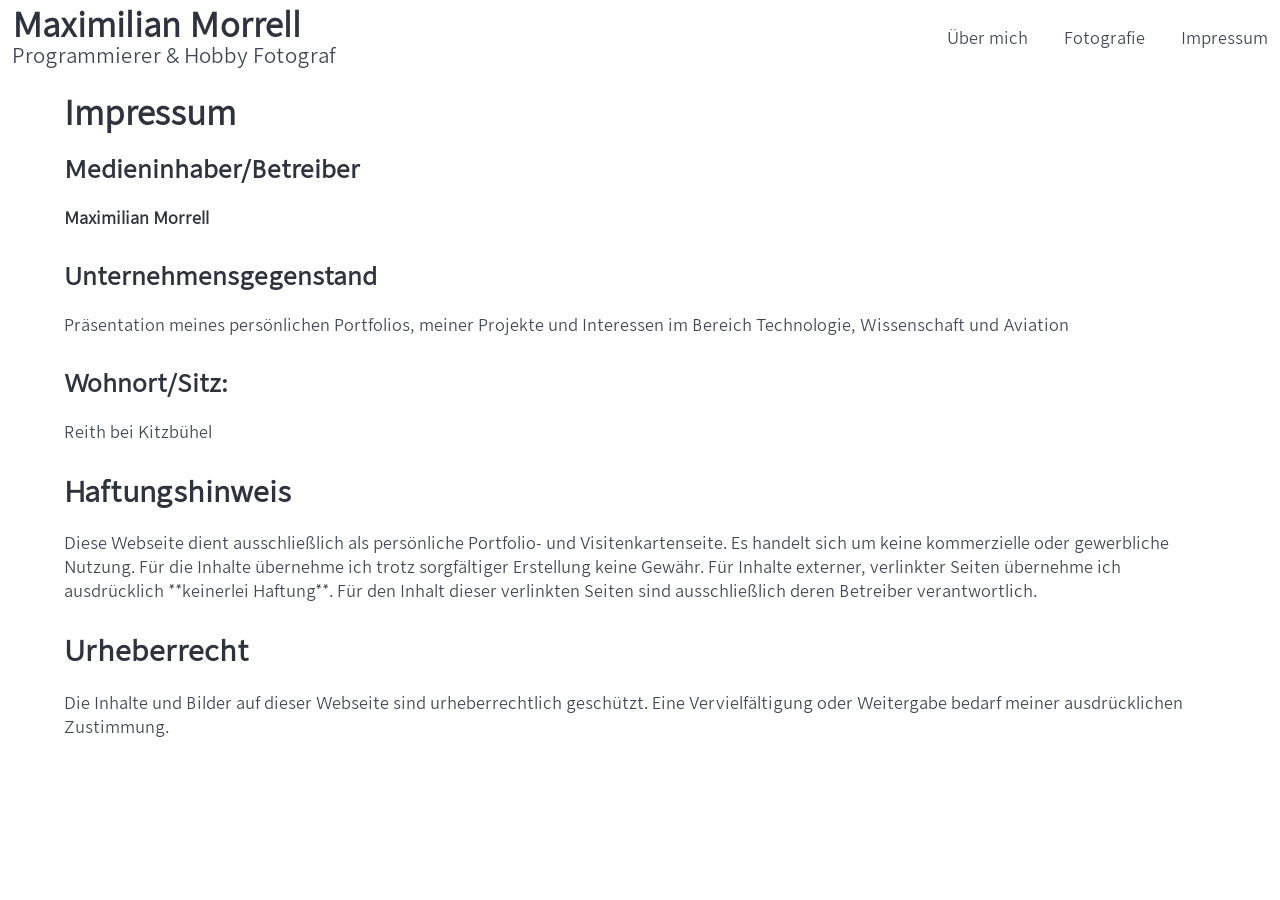
<file: src/impressum/index.html>
<!DOCTYPE html>
<html lang="de">

<head>
  <meta charset="utf-8">
  <meta name="viewport" content="width=device-width, initial-scale=1">
  <title>Maximilian Morrell: Impressum</title>
  <link rel="stylesheet" href="../CSS/bulma.min.css">
  <link rel="stylesheet" href="../CSS/styles.css">
  <link rel="icon" type="image/png" href="../images/favicon-32x32.png">
  <script src="../js/menubar.js"></script>
</head>

<body>
  <header>
    <nav class="navbar is-fixed-top" role="navigation" aria-label="main navigation">
      <div class="navbar-brand">
        <a class="navbar-item" href="/">
          <div class="block">
            <h1 class="title">Maximilian Morrell</h1>
            <h2 class="subtitle">Programmierer & Hobby Fotograf</h2>
          </div>
        </a>


      </div>

      <a role="button" class="navbar-burger" aria-label="menu" aria-expanded="false" data-target="navbarBasicExample">
        <span aria-hidden="true"></span>
        <span aria-hidden="true"></span>
        <span aria-hidden="true"></span>
        <span aria-hidden="true"></span>
      </a>

      </div>
      <div id="navbarBasicExample" class="navbar-menu">
        <div class="navbar-end">
          <a class="navbar-item" href="../">
            Über mich
          </a>

          <div class="navbar-item has dropdown is-hoverable">
            <a class="navbar-link is-arrowless" href="../fotografie">
              Fotografie
            </a>
            <div class="navbar-dropdown">
              <a class="navbar-item" href="../fotografie#Australien">
                Australien
              </a>
              <a class="navbar-item" href="../fotografie#Sydney">
                - Sydney
              </a>
              <a class="navbar-item" href="../fotografie#Canberra">
                - Canberra
              </a>
              <a class="navbar-item" href="../fotografie#Gerroa">
                - Gerroa
              </a>

              <hr class="navbar-divider">
              <a class="navbar-item" href="../fotografie#Osterreich">
                Österreich
              </a>
              <a class="navbar-item" href="../fotografie#Wien">
                - Wien
              </a>
              <a class="navbar-item" href="../fotografie#Attersee">
                - Attersee
              </a>
            </div>
          </div>
          <a class="navbar-item" href="./">
            Impressum
          </a>
        </div>
    </nav>
  </header>

  <br>
  <br>
  <!-- Impressum Content -->
  <section class="section">
    <div class="container">
      <h1 class="title">Impressum</h1>
      <div class="content">
        <h3 class="subtitle">Medieninhaber/Betreiber</h3>
        <p>
          <strong>Maximilian Morrell</strong><br>
        </p>
        <h3 class="subtitle">Unternehmensgegenstand</h3>
        <p>
          Präsentation meines persönlichen Portfolios, meiner Projekte und Interessen im Bereich Technologie,
          Wissenschaft und Aviation
        </p>
        <h3 class="subtitle">Wohnort/Sitz:</h3>
        <p>
          Reith bei Kitzbühel
        </p>

        <h2 class="subtitle">Haftungshinweis</h2>
        <p>
          Diese Webseite dient ausschließlich als persönliche Portfolio- und Visitenkartenseite.
          Es handelt sich um keine kommerzielle oder gewerbliche Nutzung.
          Für die Inhalte übernehme ich trotz sorgfältiger Erstellung keine Gewähr.
          Für Inhalte externer, verlinkter Seiten übernehme ich ausdrücklich **keinerlei Haftung**.
          Für den Inhalt dieser verlinkten Seiten sind ausschließlich deren Betreiber verantwortlich.
        </p>

        <h2 class="subtitle">Urheberrecht</h2>
        <p>
          Die Inhalte und Bilder auf dieser Webseite sind urheberrechtlich geschützt.
          Eine Vervielfältigung oder Weitergabe bedarf meiner ausdrücklichen Zustimmung.
        </p>
      </div>
    </div>
  </section>
</body>

</html>
</file>
<file: CSS/styles.css>
@font-face {
    font-family: 'NebulaSans-Black'; /*a name to be used later*/
    src: url('NebulaSans-Black.ttf'); /*URL to font*/
}

@font-face {
    font-family: 'NebulaSans-Book'; /*a name to be used later*/
    src: url('NebulaSans-Book.ttf'); /*URL to font*/
}


:root {
  --bulma-family-primary: NebulaSans-Book;
  --bulma-family-secondary: NebulaSans-Black;
}
</file>
<file: src/CSS/styles.css>
@font-face {
    font-family: 'NebulaSans-Black'; /*a name to be used later*/
    src: url('NebulaSans-Black.ttf'); /*URL to font*/
}

@font-face {
    font-family: 'NebulaSans-Book'; /*a name to be used later*/
    src: url('NebulaSans-Book.ttf'); /*URL to font*/
}


:root {
  --bulma-family-primary: NebulaSans-Book;
  --bulma-family-secondary: NebulaSans-Black;
}

/* Progress bar overlay styling */
.progress-container {
  position: relative;
  width: 100%;
  margin-top: 0.5rem;
}

.progress-container progress {
  width: 100%;
  height: 1.5rem;
  border-radius: 6px;
}

.progress-text {
  position: absolute;
  top: 0;
  left: 0;
  right: 0;
  bottom: 0;
  display: flex;
  align-items: center;
  justify-content: center;
  font-weight: 600;
  color: white;
  text-shadow: 0 0 4px rgba(0, 0, 0, 0.4);
  pointer-events: none;
}

/* Optional: better contrast when background is light (yellow/red) */
.progress.is-warning + .progress-text,
.progress.is-danger + .progress-text {
  color: black;
  text-shadow: none;
}

/* Countdown container */
.countdown {
  display: flex;
  justify-content: center;
  font-weight: bold;
  flex-wrap: wrap;
  gap: 10px;
  font-size: 2rem;
  align-items: baseline;
}

/* Each unit (number + label inline) */
.countdown span.unit {
  display: flex;
  align-items: baseline;
  gap: 4px;
  color: inherit; /* inherit from countdown container */
}

/* Digits */
.countdown span.unit .digit {
  display: inline-block;
  transition: transform 0.3s ease, opacity 0.3s ease;
  font-size: inherit;
  line-height: 1;
}

/* Unit label text */
.countdown span.unit .label {
  font-size: inherit;
  font-weight: normal;
  line-height: 1;
  color: inherit
}


/* Bounce animation for changing numbers */
@keyframes bounceIn {
  0% {
    transform: translateY(-50%) scale(0.5);
  }
  50% {
    transform: translateY(10%) scale(1.2);
  }
  80% {
    transform: translateY(-5%) scale(0.95);
  }
  100% {
    transform: translateY(0%) scale(1);
  }
}

.countdown span.unit .digit.bounce {
  animation: bounceIn 0.5s forwards;
}

/* Progress bar container */
.progress-container {
  position: relative;
  width: 100%;
  margin-top: 0.5rem;
}

.progress-container progress {
  width: 100%;
  height: 1.5rem;
  border-radius: 6px;
  transition: all 0.5s ease;
}

.progress-text {
  position: absolute;
  top: 0;
  left: 0;
  right: 0;
  bottom: 0;
  display: flex;
  align-items: center;
  justify-content: center;
  font-weight: 600;
  color: white;
  text-shadow: 0 0 4px rgba(0, 0, 0, 0.4);
  pointer-events: none;
}

.progress.is-warning + .progress-text,
.progress.is-danger + .progress-text {
  color: black;
  text-shadow: none;
}
</file>
